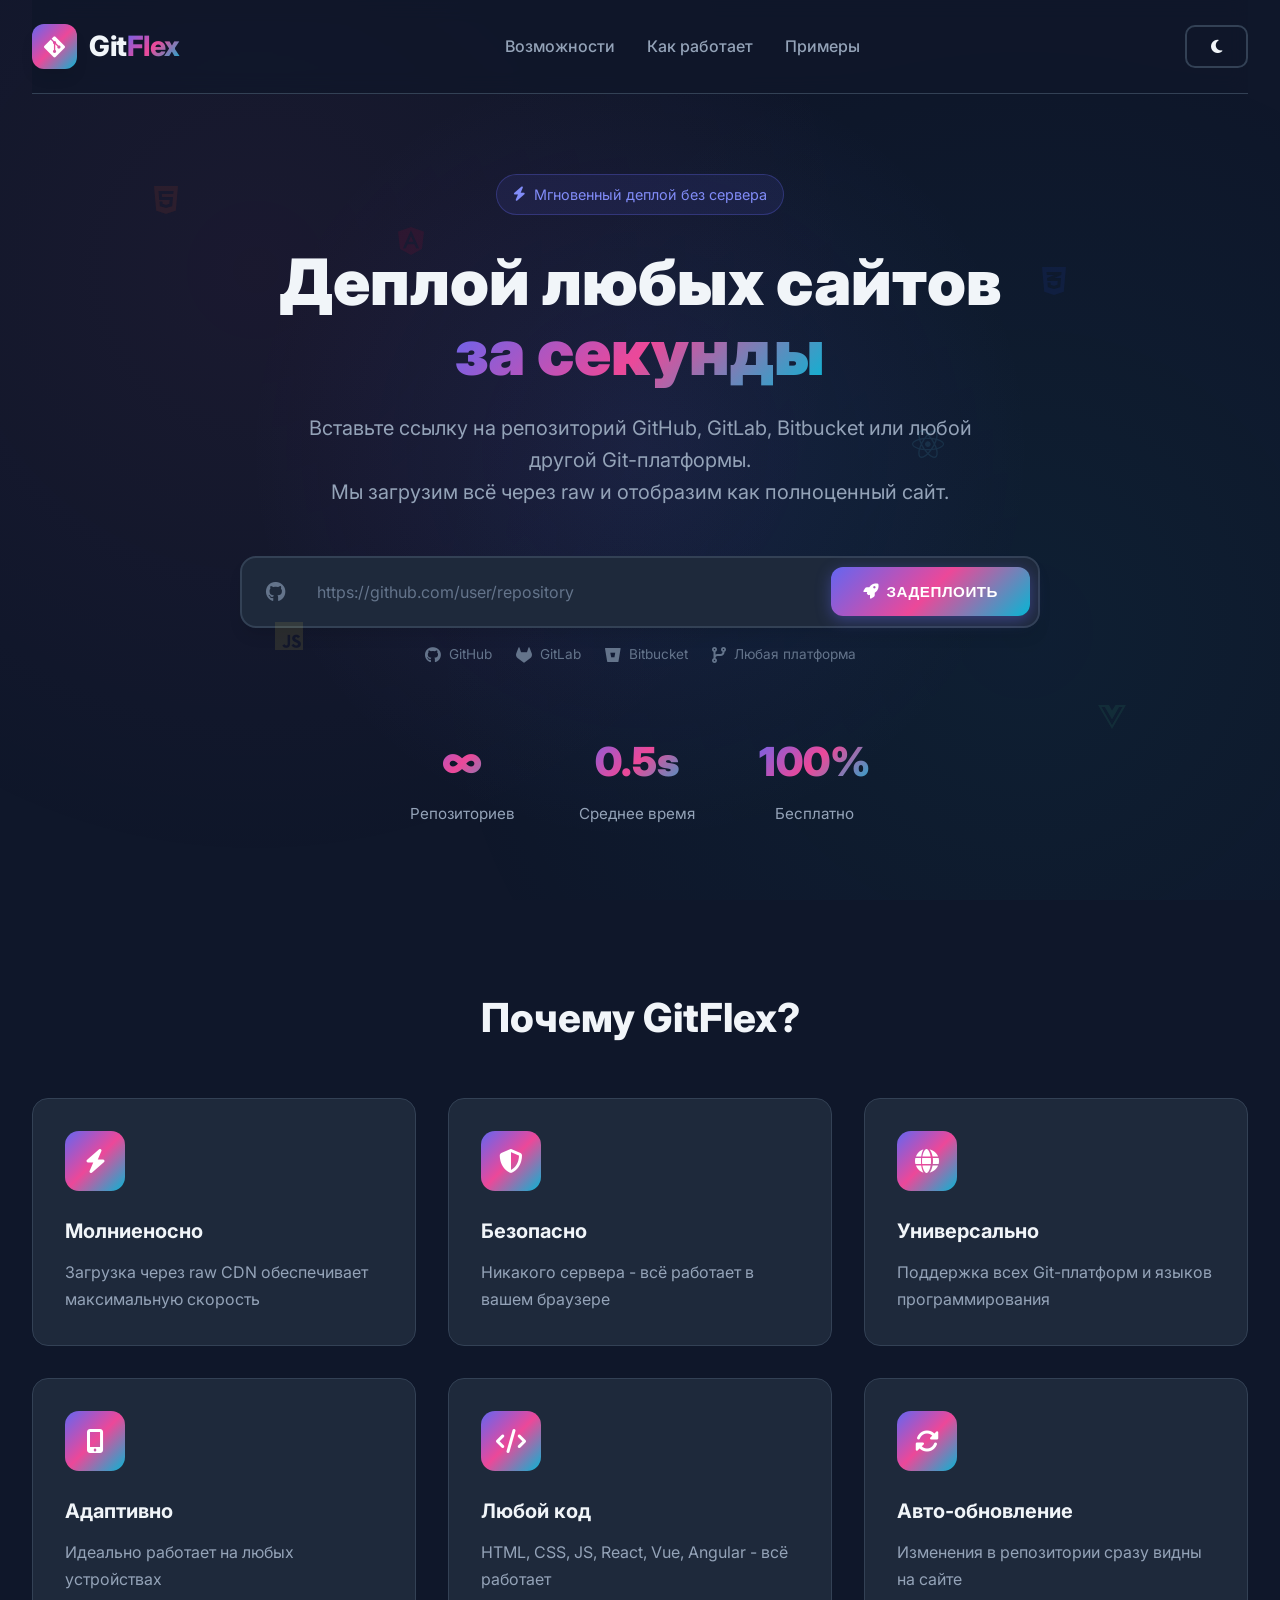
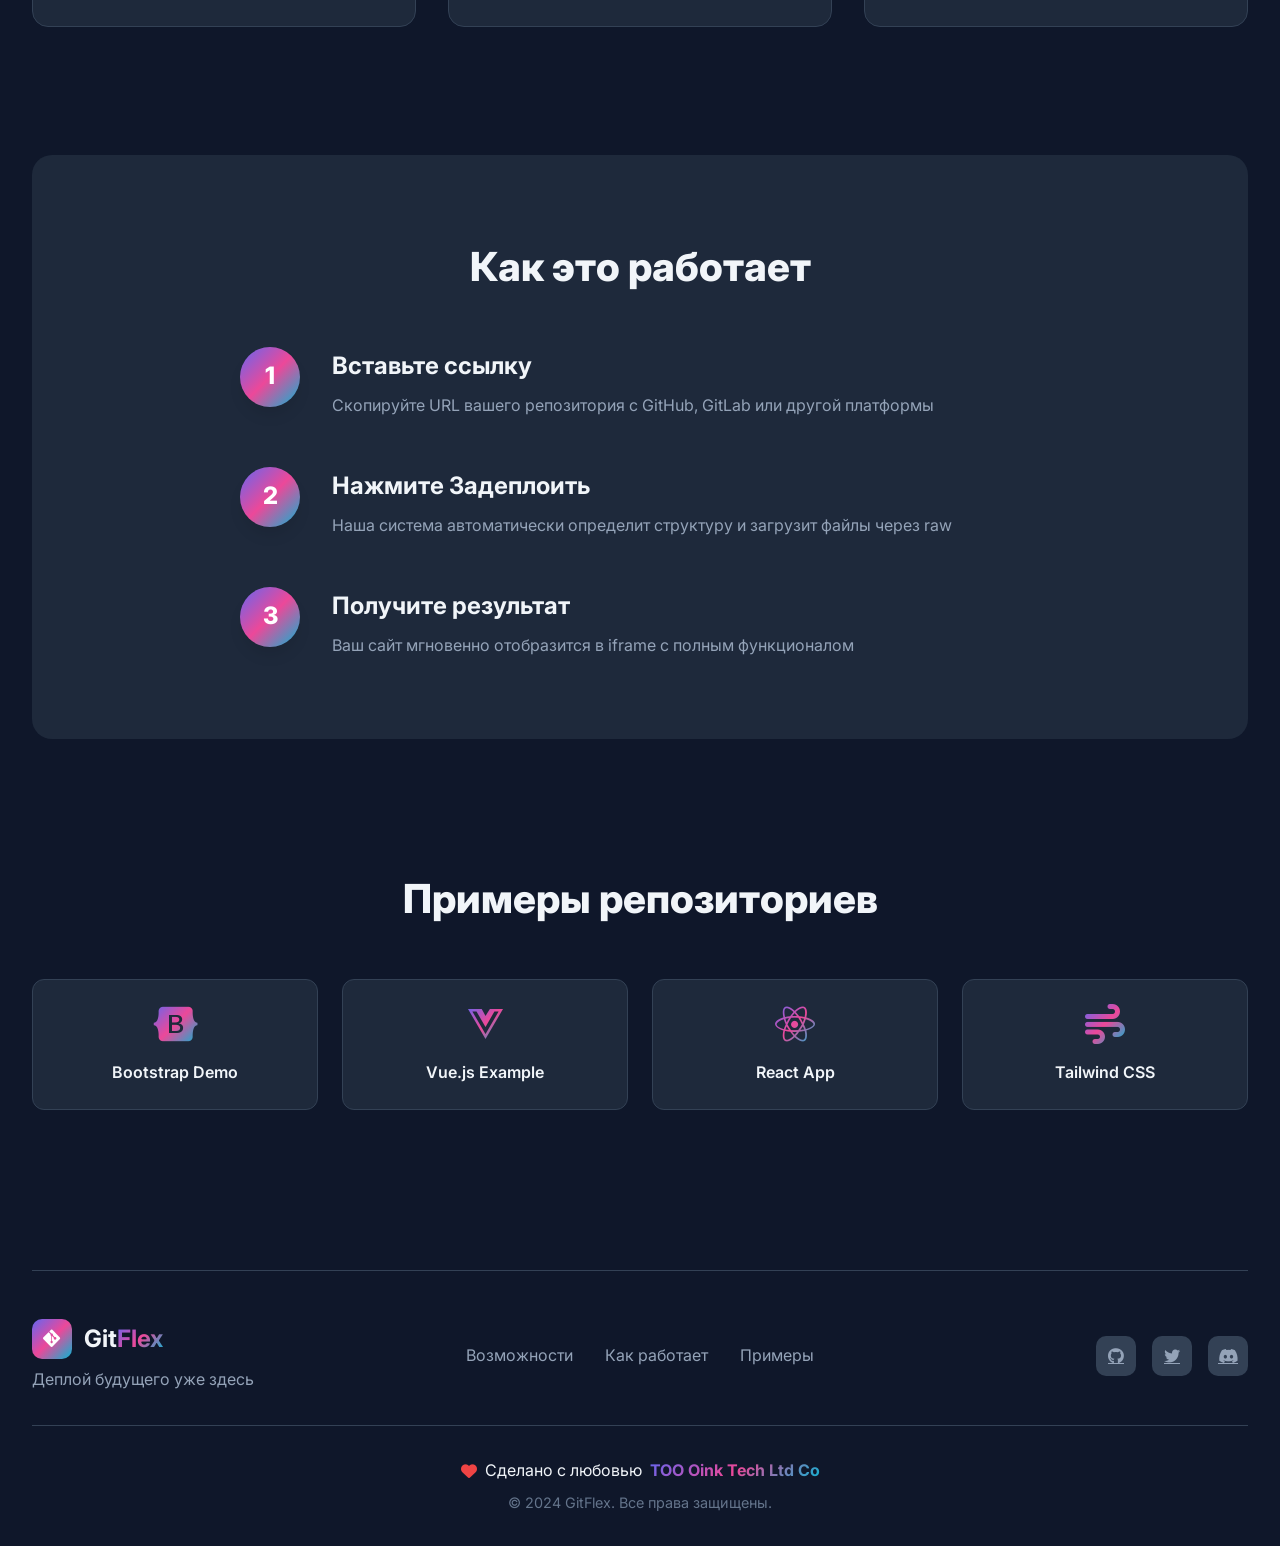
<file: index.html>
<!DOCTYPE html>
<html lang="ru">
<head>
    <meta charset="UTF-8">
    <meta name="viewport" content="width=device-width, initial-scale=1.0">
    <title>GitFlex - Deploy Any Repository</title>
    <link rel="stylesheet" href="styles.css">
    <link href="https://fonts.googleapis.com/css2?family=Inter:wght@300;400;500;600;700;800;900&display=swap" rel="stylesheet">
    <link rel="stylesheet" href="https://cdnjs.cloudflare.com/ajax/libs/font-awesome/6.4.0/css/all.min.css">
</head>
<body>
    <!-- Animated Background -->
    <div class="bg-animation">
        <div class="stars"></div>
        <div class="twinkling"></div>
        <div class="clouds"></div>
    </div>

    <!-- Main Container -->
    <div class="app-container">
        <!-- Header -->
        <header class="header">
            <div class="logo">
                <div class="logo-icon">
                    <i class="fab fa-git-alt"></i>
                </div>
                <h1>Git<span class="highlight">Flex</span></h1>
            </div>
            <nav class="nav">
                <a href="#features" class="nav-link">Возможности</a>
                <a href="#how-it-works" class="nav-link">Как работает</a>
                <a href="#examples" class="nav-link">Примеры</a>
            </nav>
            <div class="header-actions">
                <button class="btn btn-outline" id="themeToggle">
                    <i class="fas fa-moon"></i>
                </button>
            </div>
        </header>

        <!-- Hero Section -->
        <section class="hero">
            <div class="hero-content">
                <div class="badge">
                    <i class="fas fa-bolt"></i>
                    <span>Мгновенный деплой без сервера</span>
                </div>
                <h2 class="hero-title">
                    Деплой любых сайтов<br>
                    <span class="gradient-text">за секунды</span>
                </h2>
                <p class="hero-subtitle">
                    Вставьте ссылку на репозиторий GitHub, GitLab, Bitbucket или любой другой Git-платформы.<br>
                    Мы загрузим всё через raw и отобразим как полноценный сайт.
                </p>

                <!-- Main Input -->
                <div class="deploy-input-container">
                    <form id="deployForm" class="deploy-form">
                        <div class="input-wrapper">
                            <i class="fab fa-github input-icon"></i>
                            <input 
                                type="url" 
                                id="repoUrl" 
                                placeholder="https://github.com/user/repository" 
                                required
                                autocomplete="off"
                            >
                            <button type="submit" class="btn btn-primary btn-deploy">
                                <i class="fas fa-rocket"></i>
                                <span>Задеплоить</span>
                            </button>
                        </div>
                        <div class="platform-hints">
                            <span class="hint"><i class="fab fa-github"></i> GitHub</span>
                            <span class="hint"><i class="fab fa-gitlab"></i> GitLab</span>
                            <span class="hint"><i class="fab fa-bitbucket"></i> Bitbucket</span>
                            <span class="hint"><i class="fas fa-code-branch"></i> Любая платформа</span>
                        </div>
                    </form>

                    <!-- Loading State -->
                    <div class="loading-state" id="loadingState" style="display: none;">
                        <div class="loader">
                            <div class="loader-ring"></div>
                            <div class="loader-ring"></div>
                            <div class="loader-ring"></div>
                        </div>
                        <p class="loading-text">Загрузка репозитория...</p>
                        <div class="loading-progress">
                            <div class="progress-bar"></div>
                        </div>
                    </div>

                    <!-- Error State -->
                    <div class="error-state" id="errorState" style="display: none;">
                        <i class="fas fa-exclamation-triangle"></i>
                        <p id="errorMessage"></p>
                        <button class="btn btn-outline btn-sm" onclick="closeError()">Закрыть</button>
                    </div>
                </div>

                <!-- Stats -->
                <div class="stats">
                    <div class="stat-item">
                        <div class="stat-number">∞</div>
                        <div class="stat-label">Репозиториев</div>
                    </div>
                    <div class="stat-item">
                        <div class="stat-number">0.5s</div>
                        <div class="stat-label">Среднее время</div>
                    </div>
                    <div class="stat-item">
                        <div class="stat-number">100%</div>
                        <div class="stat-label">Бесплатно</div>
                    </div>
                </div>
            </div>

            <!-- Floating Elements -->
            <div class="floating-elements">
                <div class="float-item float-1"><i class="fab fa-html5"></i></div>
                <div class="float-item float-2"><i class="fab fa-css3-alt"></i></div>
                <div class="float-item float-3"><i class="fab fa-js"></i></div>
                <div class="float-item float-4"><i class="fab fa-react"></i></div>
                <div class="float-item float-5"><i class="fab fa-vuejs"></i></div>
                <div class="float-item float-6"><i class="fab fa-angular"></i></div>
            </div>
        </section>

        <!-- Features Section -->
        <section class="features" id="features">
            <h3 class="section-title">Почему GitFlex?</h3>
            <div class="features-grid">
                <div class="feature-card">
                    <div class="feature-icon">
                        <i class="fas fa-bolt"></i>
                    </div>
                    <h4>Молниеносно</h4>
                    <p>Загрузка через raw CDN обеспечивает максимальную скорость</p>
                </div>
                <div class="feature-card">
                    <div class="feature-icon">
                        <i class="fas fa-shield-alt"></i>
                    </div>
                    <h4>Безопасно</h4>
                    <p>Никакого сервера - всё работает в вашем браузере</p>
                </div>
                <div class="feature-card">
                    <div class="feature-icon">
                        <i class="fas fa-globe"></i>
                    </div>
                    <h4>Универсально</h4>
                    <p>Поддержка всех Git-платформ и языков программирования</p>
                </div>
                <div class="feature-card">
                    <div class="feature-icon">
                        <i class="fas fa-mobile-alt"></i>
                    </div>
                    <h4>Адаптивно</h4>
                    <p>Идеально работает на любых устройствах</p>
                </div>
                <div class="feature-card">
                    <div class="feature-icon">
                        <i class="fas fa-code"></i>
                    </div>
                    <h4>Любой код</h4>
                    <p>HTML, CSS, JS, React, Vue, Angular - всё работает</p>
                </div>
                <div class="feature-card">
                    <div class="feature-icon">
                        <i class="fas fa-sync-alt"></i>
                    </div>
                    <h4>Авто-обновление</h4>
                    <p>Изменения в репозитории сразу видны на сайте</p>
                </div>
            </div>
        </section>

        <!-- How It Works -->
        <section class="how-it-works" id="how-it-works">
            <h3 class="section-title">Как это работает</h3>
            <div class="steps">
                <div class="step">
                    <div class="step-number">1</div>
                    <div class="step-content">
                        <h4>Вставьте ссылку</h4>
                        <p>Скопируйте URL вашего репозитория с GitHub, GitLab или другой платформы</p>
                    </div>
                </div>
                <div class="step">
                    <div class="step-number">2</div>
                    <div class="step-content">
                        <h4>Нажмите Задеплоить</h4>
                        <p>Наша система автоматически определит структуру и загрузит файлы через raw</p>
                    </div>
                </div>
                <div class="step">
                    <div class="step-number">3</div>
                    <div class="step-content">
                        <h4>Получите результат</h4>
                        <p>Ваш сайт мгновенно отобразится в iframe с полным функционалом</p>
                    </div>
                </div>
            </div>
        </section>

        <!-- Examples -->
        <section class="examples" id="examples">
            <h3 class="section-title">Примеры репозиториев</h3>
            <div class="examples-grid">
                <div class="example-card" data-url="https://github.com/twbs/bootstrap">
                    <i class="fab fa-bootstrap"></i>
                    <span>Bootstrap Demo</span>
                </div>
                <div class="example-card" data-url="https://github.com/vuejs/vue">
                    <i class="fab fa-vuejs"></i>
                    <span>Vue.js Example</span>
                </div>
                <div class="example-card" data-url="https://github.com/facebook/react">
                    <i class="fab fa-react"></i>
                    <span>React App</span>
                </div>
                <div class="example-card" data-url="https://github.com/tailwindcss/tailwindcss">
                    <i class="fas fa-wind"></i>
                    <span>Tailwind CSS</span>
                </div>
            </div>
        </section>

        <!-- Preview Area (Hidden by default) -->
        <section class="preview-section" id="previewSection" style="display: none;">
            <div class="preview-header">
                <div class="preview-info">
                    <h3 id="previewTitle">Предпросмотр</h3>
                    <p id="previewRepo"></p>
                </div>
                <div class="preview-actions">
                    <button class="btn btn-outline btn-sm" id="refreshBtn">
                        <i class="fas fa-redo"></i>
                        Обновить
                    </button>
                    <button class="btn btn-outline btn-sm" id="openNewTabBtn">
                        <i class="fas fa-external-link-alt"></i>
                        Открыть в новой вкладке
                    </button>
                    <button class="btn btn-danger btn-sm" id="closePreviewBtn">
                        <i class="fas fa-times"></i>
                        Закрыть
                    </button>
                </div>
            </div>
            <div class="preview-container">
                <iframe id="previewFrame" src="about:blank" sandbox="allow-scripts allow-same-origin allow-forms allow-popups allow-modals"></iframe>
            </div>
        </section>

        <!-- Footer -->
        <footer class="footer">
            <div class="footer-content">
                <div class="footer-left">
                    <div class="footer-logo">
                        <i class="fab fa-git-alt"></i>
                        <span>Git<span class="highlight">Flex</span></span>
                    </div>
                    <p class="footer-tagline">Деплой будущего уже здесь</p>
                </div>
                <div class="footer-center">
                    <div class="footer-links">
                        <a href="#features">Возможности</a>
                        <a href="#how-it-works">Как работает</a>
                        <a href="#examples">Примеры</a>
                    </div>
                </div>
                <div class="footer-right">
                    <div class="social-links">
                        <a href="#" class="social-link"><i class="fab fa-github"></i></a>
                        <a href="#" class="social-link"><i class="fab fa-twitter"></i></a>
                        <a href="#" class="social-link"><i class="fab fa-discord"></i></a>
                    </div>
                </div>
            </div>
            <div class="footer-bottom">
                <p class="love-note">
                    <i class="fas fa-heart heartbeat"></i>
                    Сделано с любовью <span class="company">TOO Oink Tech Ltd Co</span>
                </p>
                <p class="copyright">&copy; 2024 GitFlex. Все права защищены.</p>
            </div>
        </footer>
    </div>

    <!-- Success Modal -->
    <div class="modal" id="successModal">
        <div class="modal-content">
            <div class="modal-icon">
                <i class="fas fa-check-circle"></i>
            </div>
            <h3>Успешно!</h3>
            <p>Репозиторий загружен и готов к просмотру</p>
            <button class="btn btn-primary" onclick="closeModal()">Отлично</button>
        </div>
    </div>

    <script src="script.js"></script>
</body>
</html>
</file>
<file: styles.css>
/* ===== CSS Variables ===== */
:root {
    --primary-color: #6366f1;
    --primary-dark: #4f46e5;
    --primary-light: #818cf8;
    --secondary-color: #ec4899;
    --accent-color: #06b6d4;
    --success-color: #10b981;
    --warning-color: #f59e0b;
    --danger-color: #ef4444;
    --bg-dark: #0f172a;
    --bg-card: #1e293b;
    --bg-input: #334155;
    --text-primary: #f1f5f9;
    --text-secondary: #94a3b8;
    --text-muted: #64748b;
    --border-color: #334155;
    --shadow-sm: 0 1px 2px 0 rgba(0, 0, 0, 0.05);
    --shadow-md: 0 4px 6px -1px rgba(0, 0, 0, 0.1);
    --shadow-lg: 0 10px 15px -3px rgba(0, 0, 0, 0.1);
    --shadow-xl: 0 20px 25px -5px rgba(0, 0, 0, 0.1);
    --gradient-1: linear-gradient(135deg, #667eea 0%, #764ba2 100%);
    --gradient-2: linear-gradient(135deg, #f093fb 0%, #f5576c 100%);
    --gradient-3: linear-gradient(135deg, #4facfe 0%, #00f2fe 100%);
    --gradient-hero: linear-gradient(135deg, #6366f1 0%, #ec4899 50%, #06b6d4 100%);
}

[data-theme="light"] {
    --bg-dark: #f8fafc;
    --bg-card: #ffffff;
    --bg-input: #f1f5f9;
    --text-primary: #1e293b;
    --text-secondary: #475569;
    --text-muted: #94a3b8;
    --border-color: #e2e8f0;
}

/* ===== Reset & Base ===== */
* {
    margin: 0;
    padding: 0;
    box-sizing: border-box;
}

html {
    scroll-behavior: smooth;
}

body {
    font-family: 'Inter', -apple-system, BlinkMacSystemFont, 'Segoe UI', sans-serif;
    background: var(--bg-dark);
    color: var(--text-primary);
    line-height: 1.6;
    overflow-x: hidden;
    min-height: 100vh;
}

/* ===== Animated Background ===== */
.bg-animation {
    position: fixed;
    top: 0;
    left: 0;
    width: 100%;
    height: 100%;
    z-index: -1;
    overflow: hidden;
}

.stars {
    position: absolute;
    top: 0;
    left: 0;
    right: 0;
    bottom: 0;
    background: transparent;
    animation: twinkle 5s ease-in-out infinite;
}

.twinkling {
    position: absolute;
    top: 0;
    left: 0;
    right: 0;
    bottom: 0;
    background: radial-gradient(circle at 50% 50%, rgba(99, 102, 241, 0.1) 0%, transparent 50%);
    animation: pulse 3s ease-in-out infinite;
}

.clouds {
    position: absolute;
    top: 0;
    left: 0;
    right: 0;
    bottom: 0;
    background: 
        radial-gradient(circle at 20% 30%, rgba(236, 72, 153, 0.05) 0%, transparent 50%),
        radial-gradient(circle at 80% 70%, rgba(6, 182, 212, 0.05) 0%, transparent 50%);
    animation: float 20s ease-in-out infinite;
}

@keyframes twinkle {
    0%, 100% { opacity: 0.5; }
    50% { opacity: 1; }
}

@keyframes pulse {
    0%, 100% { transform: scale(1); opacity: 0.5; }
    50% { transform: scale(1.1); opacity: 0.8; }
}

@keyframes float {
    0%, 100% { transform: translateY(0) rotate(0deg); }
    50% { transform: translateY(-20px) rotate(5deg); }
}

/* ===== App Container ===== */
.app-container {
    max-width: 1400px;
    margin: 0 auto;
    padding: 0 2rem;
    position: relative;
    z-index: 1;
}

/* ===== Header ===== */
.header {
    display: flex;
    justify-content: space-between;
    align-items: center;
    padding: 1.5rem 0;
    border-bottom: 1px solid var(--border-color);
    backdrop-filter: blur(10px);
    position: sticky;
    top: 0;
    z-index: 100;
    background: rgba(15, 23, 42, 0.8);
}

[data-theme="light"] .header {
    background: rgba(248, 250, 252, 0.8);
}

.logo {
    display: flex;
    align-items: center;
    gap: 0.75rem;
}

.logo-icon {
    width: 45px;
    height: 45px;
    background: var(--gradient-hero);
    border-radius: 12px;
    display: flex;
    align-items: center;
    justify-content: center;
    font-size: 1.5rem;
    color: white;
    box-shadow: var(--shadow-lg);
    transition: transform 0.3s ease;
}

.logo-icon:hover {
    transform: rotate(15deg) scale(1.1);
}

.logo h1 {
    font-size: 1.75rem;
    font-weight: 800;
    letter-spacing: -0.5px;
}

.highlight {
    background: var(--gradient-hero);
    -webkit-background-clip: text;
    -webkit-text-fill-color: transparent;
    background-clip: text;
}

.nav {
    display: flex;
    gap: 2rem;
}

.nav-link {
    color: var(--text-secondary);
    text-decoration: none;
    font-weight: 500;
    transition: all 0.3s ease;
    position: relative;
}

.nav-link::after {
    content: '';
    position: absolute;
    bottom: -5px;
    left: 0;
    width: 0;
    height: 2px;
    background: var(--gradient-hero);
    transition: width 0.3s ease;
}

.nav-link:hover {
    color: var(--text-primary);
}

.nav-link:hover::after {
    width: 100%;
}

.header-actions {
    display: flex;
    gap: 1rem;
}

/* ===== Buttons ===== */
.btn {
    padding: 0.75rem 1.5rem;
    border: none;
    border-radius: 10px;
    font-weight: 600;
    font-size: 0.95rem;
    cursor: pointer;
    transition: all 0.3s ease;
    display: inline-flex;
    align-items: center;
    gap: 0.5rem;
    text-decoration: none;
}

.btn-primary {
    background: var(--gradient-hero);
    color: white;
    box-shadow: 0 4px 15px rgba(99, 102, 241, 0.4);
}

.btn-primary:hover {
    transform: translateY(-2px);
    box-shadow: 0 6px 20px rgba(99, 102, 241, 0.6);
}

.btn-outline {
    background: transparent;
    border: 2px solid var(--border-color);
    color: var(--text-primary);
}

.btn-outline:hover {
    border-color: var(--primary-color);
    color: var(--primary-color);
    transform: translateY(-2px);
}

.btn-danger {
    background: var(--danger-color);
    color: white;
}

.btn-danger:hover {
    background: #dc2626;
    transform: translateY(-2px);
}

.btn-sm {
    padding: 0.5rem 1rem;
    font-size: 0.85rem;
}

/* ===== Hero Section ===== */
.hero {
    padding: 5rem 0;
    text-align: center;
    position: relative;
}

.badge {
    display: inline-flex;
    align-items: center;
    gap: 0.5rem;
    padding: 0.5rem 1rem;
    background: rgba(99, 102, 241, 0.1);
    border: 1px solid rgba(99, 102, 241, 0.3);
    border-radius: 50px;
    font-size: 0.9rem;
    color: var(--primary-light);
    margin-bottom: 2rem;
    animation: fadeInUp 0.6s ease;
}

.badge i {
    animation: pulse 2s ease-in-out infinite;
}

.hero-title {
    font-size: 4rem;
    font-weight: 900;
    line-height: 1.1;
    margin-bottom: 1.5rem;
    animation: fadeInUp 0.6s ease 0.1s backwards;
}

.gradient-text {
    background: var(--gradient-hero);
    -webkit-background-clip: text;
    -webkit-text-fill-color: transparent;
    background-clip: text;
    display: inline-block;
}

.hero-subtitle {
    font-size: 1.25rem;
    color: var(--text-secondary);
    max-width: 700px;
    margin: 0 auto 3rem;
    animation: fadeInUp 0.6s ease 0.2s backwards;
}

/* ===== Deploy Input ===== */
.deploy-input-container {
    max-width: 800px;
    margin: 0 auto 3rem;
    animation: fadeInUp 0.6s ease 0.3s backwards;
}

.deploy-form {
    position: relative;
}

.input-wrapper {
    display: flex;
    align-items: center;
    background: var(--bg-card);
    border: 2px solid var(--border-color);
    border-radius: 16px;
    padding: 0.5rem;
    transition: all 0.3s ease;
    box-shadow: var(--shadow-lg);
}

.input-wrapper:focus-within {
    border-color: var(--primary-color);
    box-shadow: 0 0 0 4px rgba(99, 102, 241, 0.1), var(--shadow-lg);
}

.input-icon {
    padding: 0 1rem;
    color: var(--text-muted);
    font-size: 1.25rem;
}

.input-wrapper input {
    flex: 1;
    background: transparent;
    border: none;
    padding: 1rem;
    font-size: 1rem;
    color: var(--text-primary);
    outline: none;
    font-family: inherit;
}

.input-wrapper input::placeholder {
    color: var(--text-muted);
}

.btn-deploy {
    padding: 1rem 2rem;
    border-radius: 12px;
    font-weight: 700;
    text-transform: uppercase;
    letter-spacing: 0.5px;
}

.platform-hints {
    display: flex;
    justify-content: center;
    gap: 1.5rem;
    margin-top: 1rem;
    flex-wrap: wrap;
}

.hint {
    display: flex;
    align-items: center;
    gap: 0.5rem;
    font-size: 0.85rem;
    color: var(--text-muted);
}

.hint i {
    font-size: 1rem;
}

/* ===== Loading State ===== */
.loading-state {
    text-align: center;
    padding: 3rem;
}

.loader {
    position: relative;
    width: 80px;
    height: 80px;
    margin: 0 auto 1.5rem;
}

.loader-ring {
    position: absolute;
    border: 4px solid transparent;
    border-top-color: var(--primary-color);
    border-radius: 50%;
    animation: spin 1s linear infinite;
}

.loader-ring:nth-child(1) {
    width: 80px;
    height: 80px;
    animation-delay: 0s;
}

.loader-ring:nth-child(2) {
    width: 60px;
    height: 60px;
    top: 10px;
    left: 10px;
    border-top-color: var(--secondary-color);
    animation-delay: 0.1s;
    animation-direction: reverse;
}

.loader-ring:nth-child(3) {
    width: 40px;
    height: 40px;
    top: 20px;
    left: 20px;
    border-top-color: var(--accent-color);
    animation-delay: 0.2s;
}

@keyframes spin {
    to { transform: rotate(360deg); }
}

.loading-text {
    color: var(--text-secondary);
    font-size: 1.1rem;
    margin-bottom: 1rem;
}

.loading-progress {
    width: 100%;
    height: 4px;
    background: var(--bg-input);
    border-radius: 2px;
    overflow: hidden;
}

.progress-bar {
    width: 0;
    height: 100%;
    background: var(--gradient-hero);
    border-radius: 2px;
    animation: progress 2s ease-in-out infinite;
}

@keyframes progress {
    0% { width: 0; }
    50% { width: 70%; }
    100% { width: 100%; }
}

/* ===== Error State ===== */
.error-state {
    background: rgba(239, 68, 68, 0.1);
    border: 2px solid var(--danger-color);
    border-radius: 12px;
    padding: 1.5rem;
    text-align: center;
}

.error-state i {
    font-size: 2rem;
    color: var(--danger-color);
    margin-bottom: 1rem;
}

.error-state p {
    color: var(--danger-color);
    margin-bottom: 1rem;
}

/* ===== Stats ===== */
.stats {
    display: flex;
    justify-content: center;
    gap: 4rem;
    margin-top: 4rem;
    animation: fadeInUp 0.6s ease 0.4s backwards;
}

.stat-item {
    text-align: center;
}

.stat-number {
    font-size: 2.5rem;
    font-weight: 900;
    background: var(--gradient-hero);
    -webkit-background-clip: text;
    -webkit-text-fill-color: transparent;
    background-clip: text;
    margin-bottom: 0.5rem;
}

.stat-label {
    color: var(--text-secondary);
    font-size: 0.95rem;
}

/* ===== Floating Elements ===== */
.floating-elements {
    position: absolute;
    top: 0;
    left: 0;
    width: 100%;
    height: 100%;
    pointer-events: none;
    overflow: hidden;
}

.float-item {
    position: absolute;
    font-size: 2rem;
    opacity: 0.1;
    animation: floating 6s ease-in-out infinite;
}

.float-1 { top: 10%; left: 10%; animation-delay: 0s; color: #e34c26; }
.float-2 { top: 20%; right: 15%; animation-delay: 1s; color: #264de4; }
.float-3 { bottom: 30%; left: 20%; animation-delay: 2s; color: #f0db4f; }
.float-4 { top: 40%; right: 25%; animation-delay: 3s; color: #61dafb; }
.float-5 { bottom: 20%; right: 10%; animation-delay: 4s; color: #42b883; }
.float-6 { top: 15%; left: 30%; animation-delay: 5s; color: #dd0031; }

@keyframes floating {
    0%, 100% { transform: translateY(0) rotate(0deg); }
    50% { transform: translateY(-30px) rotate(10deg); }
}

/* ===== Features Section ===== */
.features {
    padding: 5rem 0;
}

.section-title {
    font-size: 2.5rem;
    font-weight: 800;
    text-align: center;
    margin-bottom: 3rem;
}

.features-grid {
    display: grid;
    grid-template-columns: repeat(auto-fit, minmax(300px, 1fr));
    gap: 2rem;
}

.feature-card {
    background: var(--bg-card);
    border: 1px solid var(--border-color);
    border-radius: 16px;
    padding: 2rem;
    transition: all 0.3s ease;
    position: relative;
    overflow: hidden;
}

.feature-card::before {
    content: '';
    position: absolute;
    top: 0;
    left: 0;
    width: 100%;
    height: 4px;
    background: var(--gradient-hero);
    transform: scaleX(0);
    transition: transform 0.3s ease;
}

.feature-card:hover {
    transform: translateY(-5px);
    box-shadow: var(--shadow-xl);
    border-color: var(--primary-color);
}

.feature-card:hover::before {
    transform: scaleX(1);
}

.feature-icon {
    width: 60px;
    height: 60px;
    background: var(--gradient-hero);
    border-radius: 14px;
    display: flex;
    align-items: center;
    justify-content: center;
    font-size: 1.5rem;
    color: white;
    margin-bottom: 1.5rem;
}

.feature-card h4 {
    font-size: 1.25rem;
    margin-bottom: 0.75rem;
}

.feature-card p {
    color: var(--text-secondary);
    line-height: 1.7;
}

/* ===== How It Works ===== */
.how-it-works {
    padding: 5rem 0;
    background: var(--bg-card);
    border-radius: 20px;
    margin: 3rem 0;
    padding: 5rem 2rem;
}

.steps {
    max-width: 800px;
    margin: 0 auto;
}

.step {
    display: flex;
    gap: 2rem;
    margin-bottom: 3rem;
    align-items: flex-start;
}

.step:last-child {
    margin-bottom: 0;
}

.step-number {
    width: 60px;
    height: 60px;
    background: var(--gradient-hero);
    border-radius: 50%;
    display: flex;
    align-items: center;
    justify-content: center;
    font-size: 1.5rem;
    font-weight: 800;
    color: white;
    flex-shrink: 0;
    box-shadow: var(--shadow-lg);
}

.step-content h4 {
    font-size: 1.5rem;
    margin-bottom: 0.5rem;
}

.step-content p {
    color: var(--text-secondary);
}

/* ===== Examples ===== */
.examples {
    padding: 5rem 0;
}

.examples-grid {
    display: grid;
    grid-template-columns: repeat(auto-fit, minmax(200px, 1fr));
    gap: 1.5rem;
}

.example-card {
    background: var(--bg-card);
    border: 1px solid var(--border-color);
    border-radius: 12px;
    padding: 1.5rem;
    display: flex;
    flex-direction: column;
    align-items: center;
    gap: 1rem;
    cursor: pointer;
    transition: all 0.3s ease;
}

.example-card:hover {
    transform: translateY(-3px);
    border-color: var(--primary-color);
    box-shadow: var(--shadow-lg);
}

.example-card i {
    font-size: 2.5rem;
    background: var(--gradient-hero);
    -webkit-background-clip: text;
    -webkit-text-fill-color: transparent;
    background-clip: text;
}

.example-card span {
    font-weight: 600;
    color: var(--text-primary);
}

/* ===== Preview Section ===== */
.preview-section {
    padding: 2rem 0;
    margin-top: 3rem;
}

.preview-header {
    display: flex;
    justify-content: space-between;
    align-items: center;
    background: var(--bg-card);
    border: 1px solid var(--border-color);
    border-radius: 12px;
    padding: 1rem 1.5rem;
    margin-bottom: 1rem;
}

.preview-info h3 {
    font-size: 1.25rem;
    margin-bottom: 0.25rem;
}

.preview-info p {
    color: var(--text-secondary);
    font-size: 0.9rem;
}

.preview-actions {
    display: flex;
    gap: 0.75rem;
}

.preview-container {
    background: var(--bg-card);
    border: 1px solid var(--border-color);
    border-radius: 12px;
    overflow: hidden;
    box-shadow: var(--shadow-xl);
}

#previewFrame {
    width: 100%;
    height: 600px;
    border: none;
    background: white;
}

/* ===== Footer ===== */
.footer {
    margin-top: 5rem;
    padding: 3rem 0 2rem;
    border-top: 1px solid var(--border-color);
}

.footer-content {
    display: grid;
    grid-template-columns: 1fr auto 1fr;
    gap: 2rem;
    align-items: center;
    margin-bottom: 2rem;
}

.footer-logo {
    display: flex;
    align-items: center;
    gap: 0.75rem;
    font-size: 1.5rem;
    font-weight: 700;
}

.footer-logo i {
    width: 40px;
    height: 40px;
    background: var(--gradient-hero);
    border-radius: 10px;
    display: flex;
    align-items: center;
    justify-content: center;
    color: white;
    font-size: 1.25rem;
}

.footer-tagline {
    color: var(--text-secondary);
    margin-top: 0.5rem;
}

.footer-links {
    display: flex;
    gap: 2rem;
}

.footer-links a {
    color: var(--text-secondary);
    text-decoration: none;
    transition: color 0.3s ease;
}

.footer-links a:hover {
    color: var(--primary-color);
}

.social-links {
    display: flex;
    gap: 1rem;
    justify-content: flex-end;
}

.social-link {
    width: 40px;
    height: 40px;
    background: var(--bg-input);
    border-radius: 10px;
    display: flex;
    align-items: center;
    justify-content: center;
    color: var(--text-secondary);
    transition: all 0.3s ease;
}

.social-link:hover {
    background: var(--gradient-hero);
    color: white;
    transform: translateY(-3px);
}

.footer-bottom {
    text-align: center;
    padding-top: 2rem;
    border-top: 1px solid var(--border-color);
}

.love-note {
    display: flex;
    align-items: center;
    justify-content: center;
    gap: 0.5rem;
    margin-bottom: 0.5rem;
    font-size: 1rem;
}

.heartbeat {
    color: var(--danger-color);
    animation: heartbeat 1.5s ease-in-out infinite;
}

@keyframes heartbeat {
    0%, 100% { transform: scale(1); }
    25% { transform: scale(1.2); }
    50% { transform: scale(1); }
    75% { transform: scale(1.2); }
}

.company {
    font-weight: 700;
    background: var(--gradient-hero);
    -webkit-background-clip: text;
    -webkit-text-fill-color: transparent;
    background-clip: text;
}

.copyright {
    color: var(--text-muted);
    font-size: 0.9rem;
}

/* ===== Modal ===== */
.modal {
    display: none;
    position: fixed;
    top: 0;
    left: 0;
    width: 100%;
    height: 100%;
    background: rgba(0, 0, 0, 0.8);
    z-index: 1000;
    justify-content: center;
    align-items: center;
    backdrop-filter: blur(5px);
}

.modal.active {
    display: flex;
}

.modal-content {
    background: var(--bg-card);
    border: 1px solid var(--border-color);
    border-radius: 20px;
    padding: 3rem;
    text-align: center;
    max-width: 400px;
    animation: modalIn 0.3s ease;
}

@keyframes modalIn {
    from {
        opacity: 0;
        transform: scale(0.9);
    }
    to {
        opacity: 1;
        transform: scale(1);
    }
}

.modal-icon {
    width: 80px;
    height: 80px;
    margin: 0 auto 1.5rem;
    background: var(--success-color);
    border-radius: 50%;
    display: flex;
    align-items: center;
    justify-content: center;
    font-size: 2.5rem;
    color: white;
    animation: successPop 0.5s ease;
}

@keyframes successPop {
    0% { transform: scale(0); }
    50% { transform: scale(1.2); }
    100% { transform: scale(1); }
}

.modal-content h3 {
    font-size: 1.75rem;
    margin-bottom: 0.5rem;
}

.modal-content p {
    color: var(--text-secondary);
    margin-bottom: 1.5rem;
}

/* ===== Animations ===== */
@keyframes fadeInUp {
    from {
        opacity: 0;
        transform: translateY(30px);
    }
    to {
        opacity: 1;
        transform: translateY(0);
    }
}

/* ===== Responsive Design ===== */
@media (max-width: 1024px) {
    .app-container {
        padding: 0 1.5rem;
    }
    
    .hero-title {
        font-size: 3rem;
    }
    
    .footer-content {
        grid-template-columns: 1fr;
        text-align: center;
    }
    
    .footer-links {
        justify-content: center;
    }
    
    .social-links {
        justify-content: center;
    }
}

@media (max-width: 768px) {
    .header {
        flex-direction: column;
        gap: 1rem;
    }
    
    .nav {
        gap: 1rem;
    }
    
    .hero-title {
        font-size: 2.25rem;
    }
    
    .hero-subtitle {
        font-size: 1rem;
    }
    
    .input-wrapper {
        flex-direction: column;
        padding: 1rem;
    }
    
    .input-icon {
        padding: 0 0 1rem 0;
    }
    
    .btn-deploy {
        width: 100%;
        justify-content: center;
        margin-top: 1rem;
    }
    
    .platform-hints {
        gap: 1rem;
    }
    
    .stats {
        gap: 2rem;
    }
    
    .stat-number {
        font-size: 2rem;
    }
    
    .step {
        flex-direction: column;
        align-items: center;
        text-align: center;
    }
    
    .preview-header {
        flex-direction: column;
        gap: 1rem;
        text-align: center;
    }
    
    .preview-actions {
        flex-wrap: wrap;
        justify-content: center;
    }
    
    #previewFrame {
        height: 400px;
    }
}

@media (max-width: 480px) {
    .hero-title {
        font-size: 1.75rem;
    }
    
    .section-title {
        font-size: 1.75rem;
    }
    
    .features-grid {
        grid-template-columns: 1fr;
    }
    
    .examples-grid {
        grid-template-columns: repeat(2, 1fr);
    }
}
</file>
